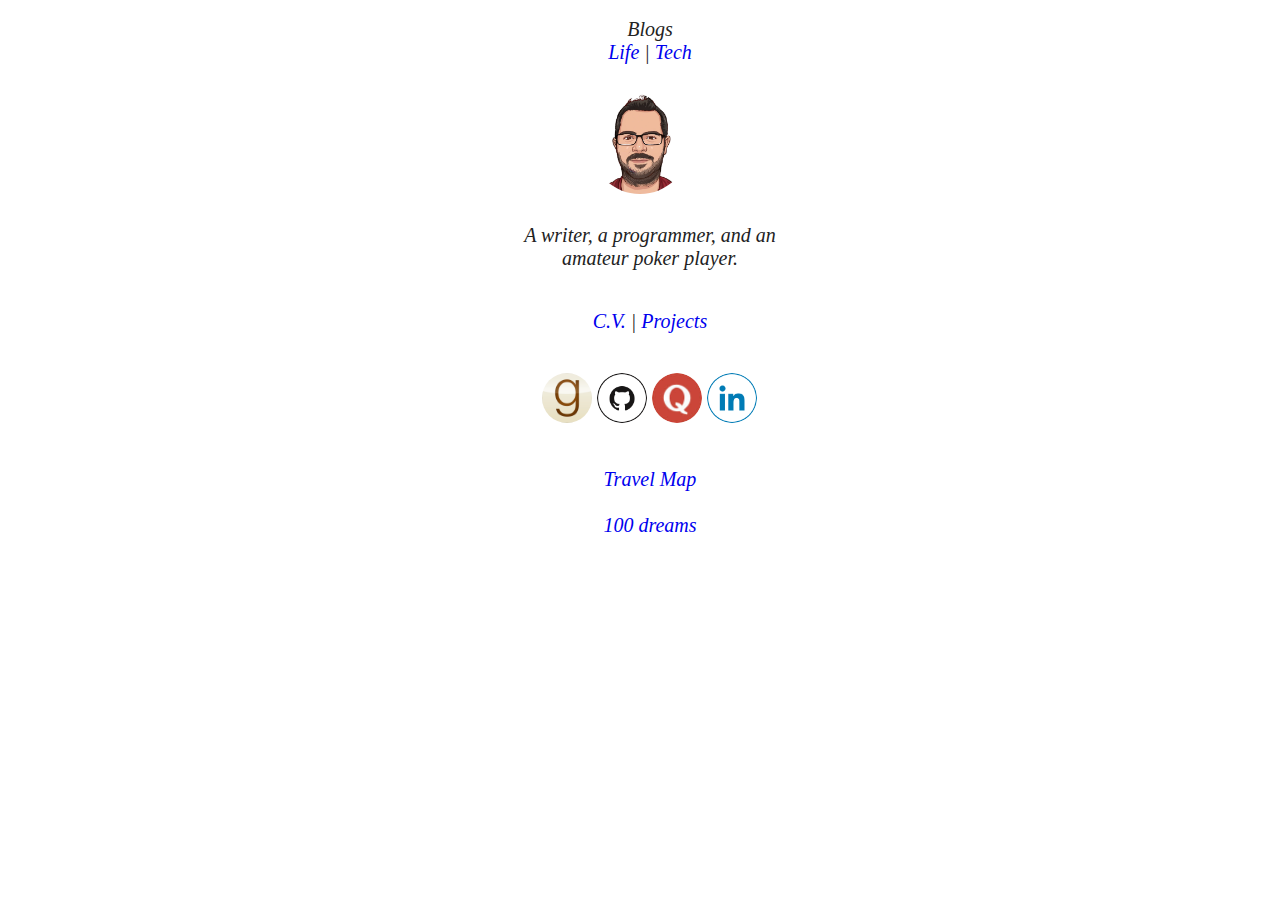
<file: index.html>
<html>
<head>
	<title> Saheb Motiani </title>
	<style type="text/css">
		a {
			text-decoration: none;
		}
		h3
		{
			color:#666;
			font-weight:normal;
			text-align:center;
			font-family:sans-serif;
			margin-top:5%
		}
		p
		{
			padding:10px 10px 10px 10px;
			margin-left:40%;
			color:#222;
			font-weight:high;
			font-size:20px;
			text-align:center;
			font-style:italic;
			font-family:"Georgia";	
			width:20%;
		}

		.circle
		{
			border-radius:50% 50% 50% 50%;  
			width:100px;
			height:100px;
		}
		.smallcircle
		{
			border-radius:50px;
			-webkit-border-radius: 50px;  
			width:50px;
			height:50px;
		}	
		.image-social
		{
			text-decoration: none;
			color: #FFFFFF;
		}	
	</style>
</head>
<body>
	<script type="text/javascript" src="https://cdnjs.cloudflare.com/ajax/libs/jquery/2.2.0/jquery.min.js"> </script>
	<p> Blogs <br>
		<a href="https://medium.com/sam-the-learner" target=new>Life</a>
		| <a href="https://medium.com/code-and-words" target=new>Tech</a>  </p>
		<p style="padding:0px 0px 0px 0px"><img src="saheb23.jpg" class="circle"/></p>
		<p>A writer, a programmer, and an amateur poker player. </p>
		<p> 
			<a href="https://drive.google.com/file/d/1bZrAq03Up7hgzt31WFR59Q5_Kc11kQJJ/view?usp=drive_link" target=new>C.V.</a>
			| <a href="projects.html" target=new>Projects</a>
		</p>

		<p>	
			<a class="image-social" href="https://www.goodreads.com/saheb" target="_blank">
				<img class="smallcircle" src="goodreads.png"></img>
			</a>
			<a class="image-social" href="https://github.com/saheb" target="_blank">
				<img class="smallcircle" src="github.png"></img>
			</a>
			<a class="image-social" href="https://www.quora.com/Saheb-Motiani" target="_blank">
				<img class="smallcircle" src="quora.jpg"></img>
			</a>
			<a class="image-social" href="https://in.linkedin.com/in/sahebmotiani" target="_blank">
				<img class="smallcircle" src="linkedin.png"></img>
			</a>
		</p>
		<p>
			<a href="placesTravelledMap.html" target=new>Travel Map</a>
			<br> <br>
			<a href="100dreams.html" target="new"> 100 dreams </a> 
		</p>
		<br> <br>
	</body>
	</html>
</file>
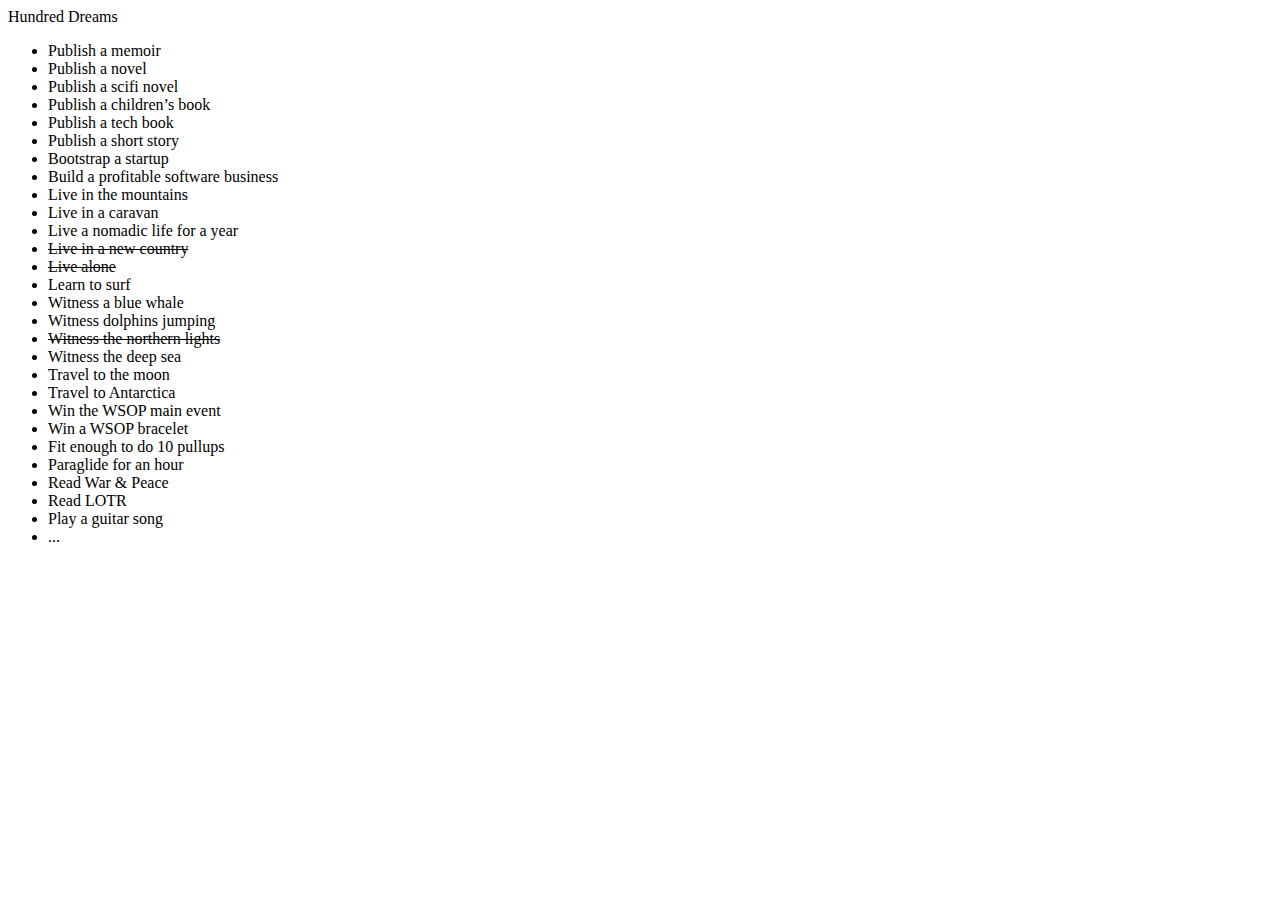
<file: 100dreams.html>
<!DOCTYPE html>
<html>
<head>
	<title>100 dreams</title>
</head>
<body>
	Hundred Dreams
	<ul>
		<li> Publish a memoir
		<li> Publish a novel
		<li> Publish a scifi novel
		<li> Publish a children’s book
		<li> Publish a tech book
		<li> Publish a short story
		<li> Bootstrap a startup
		<li> Build a profitable software business
		<li> Live in the mountains
		<li> Live in a caravan
		<li> Live a nomadic life for a year
		<li> <s> Live in a new country </s>
		<li> <s> Live alone </s>
		<li> Learn to surf	
		<li> Witness a blue whale
		<li> Witness dolphins jumping
		<li> <s> Witness the northern lights </s>
		<li> Witness the deep sea
		<li> Travel to the moon
		<li> Travel to Antarctica
		<li> Win the WSOP main event
		<li> Win a WSOP bracelet
		<li> Fit enough to do 10 pullups
		<li> Paraglide for an hour
		<li> Read War & Peace
		<li> Read LOTR
		<li> Play a guitar song
		<li> ...
</body>
</html>
</file>
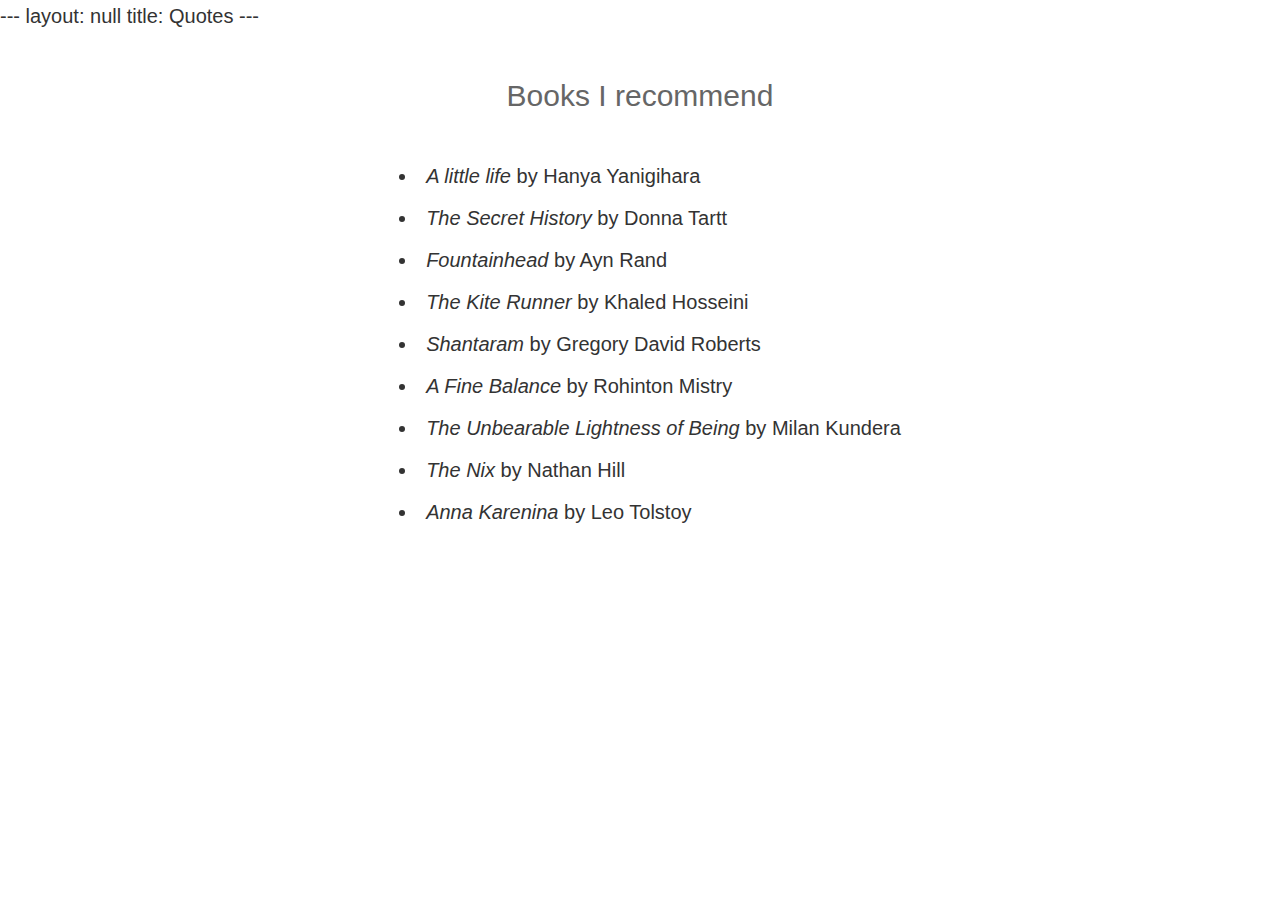
<file: books.html>
---
layout: null
title: Quotes
---
<!DOCTYPE html>
<html>

<head>
    <meta charset="utf-8">
    <meta name="viewport" content="width=device-width, initial-scale=1.0">
    <title>Books I recommend</title>
    <link rel="icon" type="image/png" href="/saheb-circle.png">
    <link rel="stylesheet" type="text/css" href="/style.css">
</head>

<body>
    <div class="container text-center">
        <h2>Books I recommend</h2>
        <ul style="list-style-position: inside; display: inline-block; text-align: left;">
            <li>
                <i>A little life</i> by Hanya Yanigihara
            </li>
            <li>
                <i>The Secret History</i> by Donna Tartt
            </li>
            <li>
                <i>Fountainhead</i> by Ayn Rand
            </li>
            <li>
                <i>The Kite Runner</i> by Khaled Hosseini
            </li>
            <li>
                <i> Shantaram </i> by Gregory David Roberts
            </li>
            <li>
                <i> A Fine Balance </i> by Rohinton Mistry
            </li>
            <li>
                <i> The Unbearable Lightness of Being</i> by Milan Kundera
            </li>
            <li>
                <i> The Nix </i> by Nathan Hill
            </li>
            <li>
                <i> Anna Karenina </i> by Leo Tolstoy
            </li>
        </ul>
    </div>
</body>

</html>
</file>
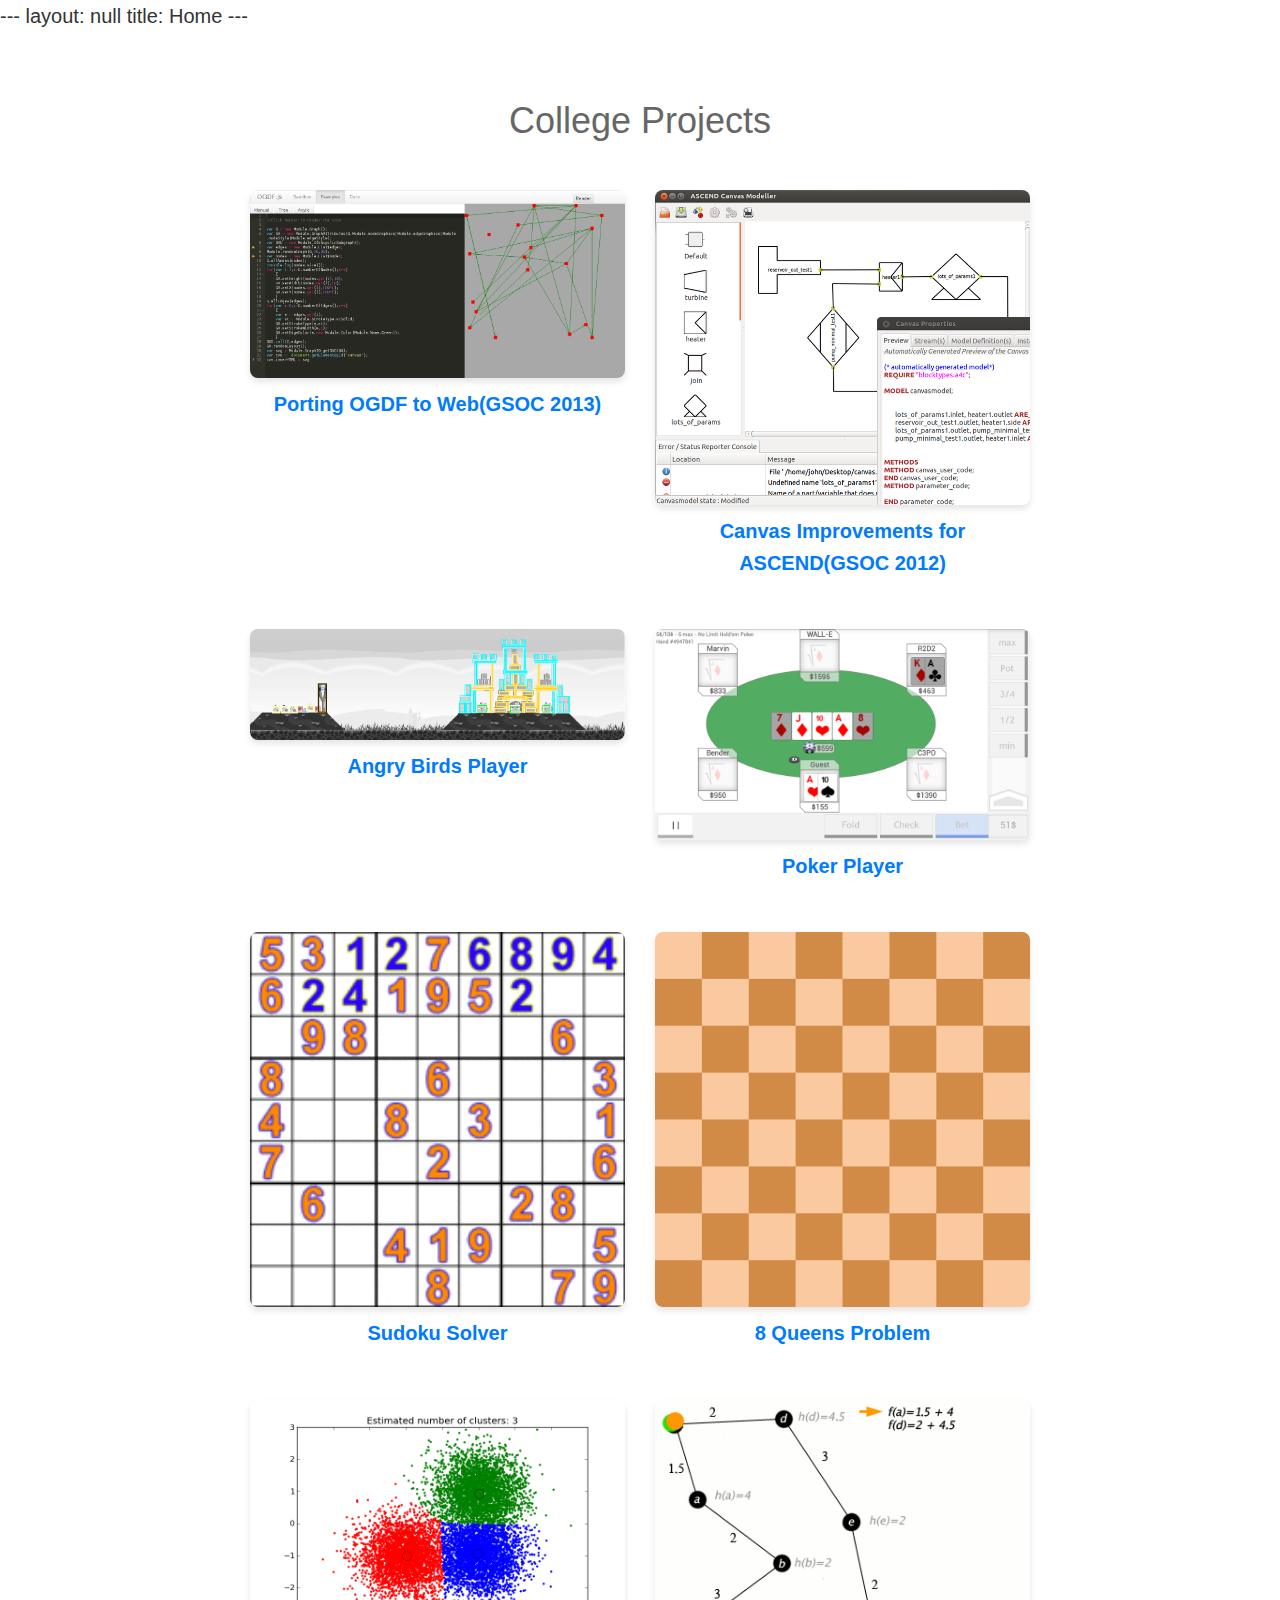
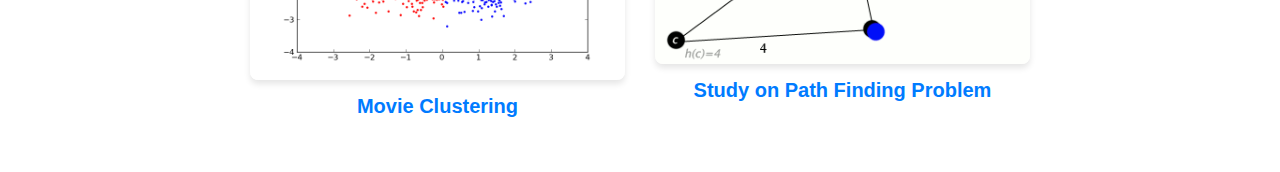
<file: college_projects.html>
---
layout: null
title: Home
---
<!DOCTYPE html>
<html>

<head>
	<meta charset="utf-8">
	<meta name="viewport" content="width=device-width, initial-scale=1.0">
	<title>College Projects</title>
	<link rel="icon" type="image/png" href="/saheb-circle.png">
	<link rel="stylesheet" type="text/css" href="/style.css">
	<style type="text/css">
		h1 {
			color: #666;
			font-weight: normal;
			text-align: center;
			font-size: 36px;
			/* Reduced from 50px for mobile safety */
			font-family: sans-serif;
			margin-top: 5%;
			margin-bottom: 30px;
		}
	</style>
</head>

<body>
	<div class="container">
		<h1> College Projects </h1>

		<div class="project-grid">
			<div class="project-item">
				<img src="/ogdf.png" class="project-image" alt="OGDF">
				<a href="http://www.ogdf.net/doku.php/news#november_19th_2013google_summer_of_code_has_finished"
					target="_blank" class="project-title"> Porting OGDF to Web(GSOC 2013) </a>
			</div>

			<div class="project-item">
				<img src="/ascend.png" class="project-image" alt="ASCEND">
				<a href="http://ascend4.org/User:Saheb" target="_blank" class="project-title">Canvas Improvements for
					ASCEND(GSOC 2012) </a>
			</div>

			<div class="project-item">
				<img src="/aibirds.png" class="project-image" alt="Angry Birds">
				<a href="https://aibirds.org/2013-Papers/Team-Descriptions/sbirds.pdf" target="_blank"
					class="project-title"> Angry Birds Player </a>
			</div>

			<div class="project-item">
				<img src="/poker_bot.png" class="project-image" alt="Poker Bot">
				<a href="https://github.com/Saheb/PokerBot" target="_blank" class="project-title">Poker Player </a>
			</div>

			<div class="project-item">
				<img src="/sudoku.gif" class="project-image" alt="Sudoku">
				<a href="https://github.com/Saheb/Sudoku-Solver" target="_blank" class="project-title"> Sudoku Solver
				</a>
			</div>

			<div class="project-item">
				<img src="/8queens.gif" class="project-image" alt="8 Queens">
				<a href="https://github.com/Saheb/Chess-Queens" target="_blank" class="project-title"> 8 Queens Problem
				</a>
			</div>

			<div class="project-item">
				<img src="/clustering.png" class="project-image" alt="Clustering">
				<a href="Movie Clustering.pdf" target="_blank" class="project-title"> Movie Clustering </a>
			</div>

			<div class="project-item">
				<img src="/astar.gif" class="project-image" alt="Path Finding">
				<a href="PathFindingProblem.pdf" target="_blank" class="project-title">Study on Path Finding Problem</a>
			</div>
		</div>
	</div>
</body>

</html>
</file>
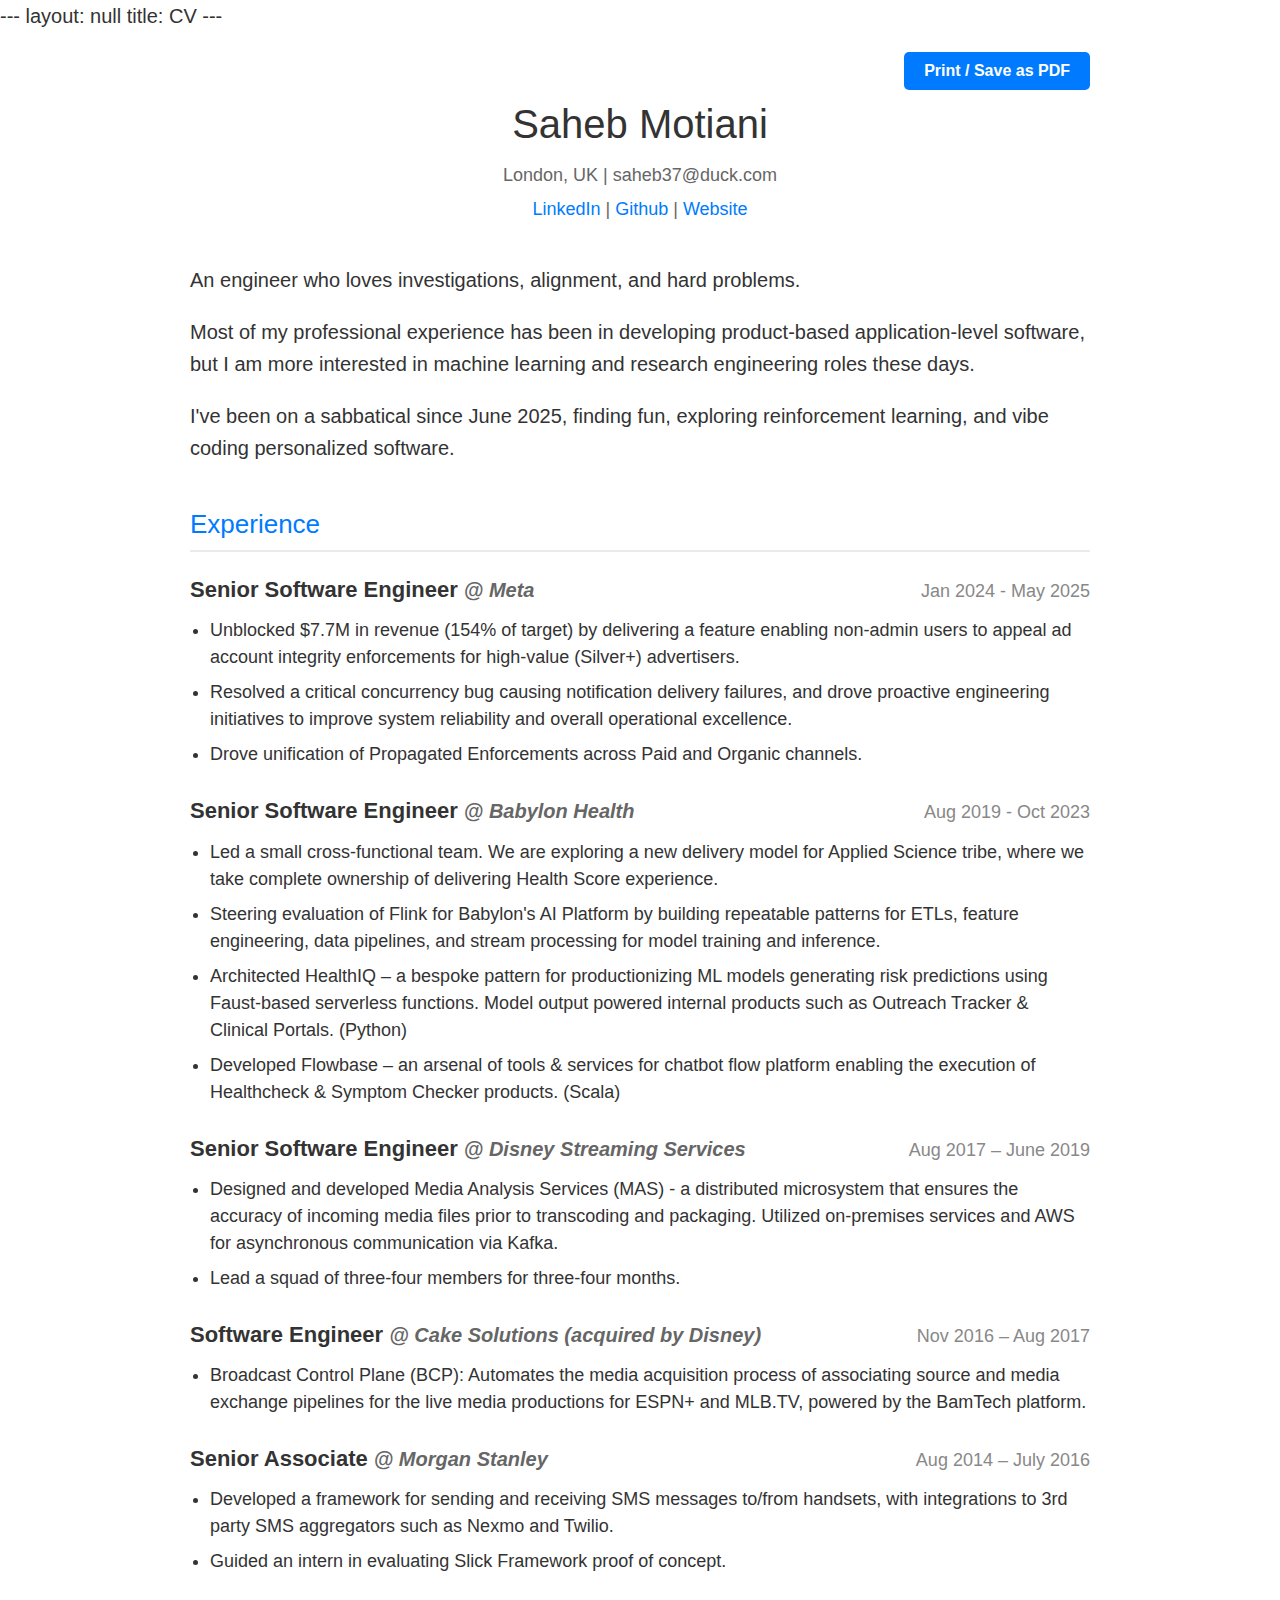
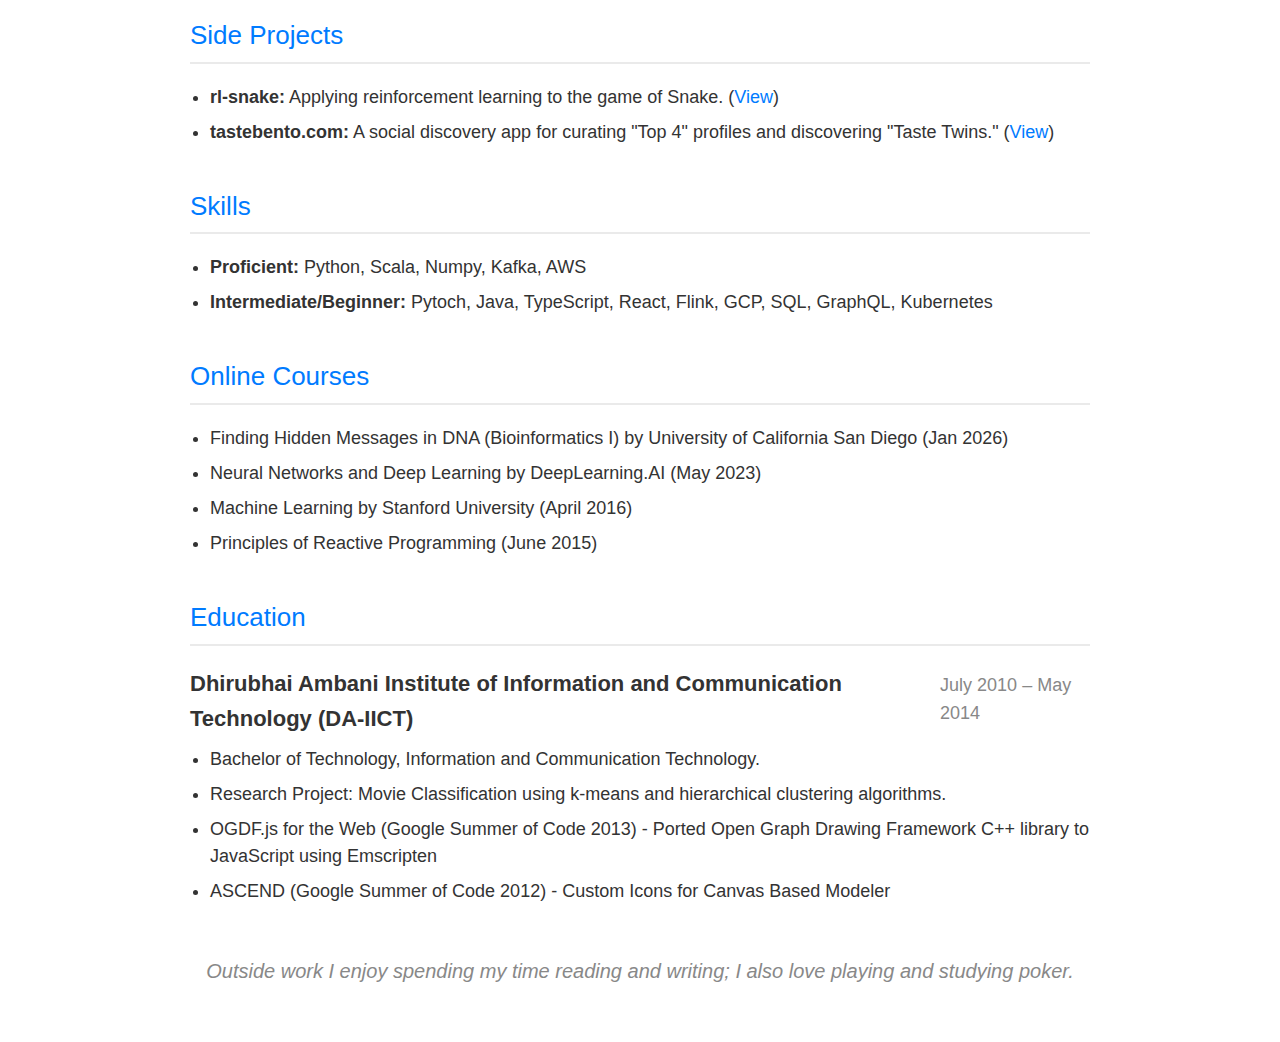
<file: cv.html>
---
layout: null
title: CV
---
<!DOCTYPE html>
<html>

<head>
    <meta charset="utf-8">
    <meta name="viewport" content="width=device-width, initial-scale=1.0">
    <title>Saheb Motiani - CV</title>
    <link rel="icon" type="image/png" href="/saheb-circle.png">
    <link rel="stylesheet" type="text/css" href="/style.css">
    <style>
        /* Specific styles for Resume */
        .resume-container {
            max-width: 900px;
            margin: 0 auto;
            text-align: left;
            padding: 40px 20px;
            position: relative;
            /* Base for absolute positioning */
        }

        .resume-header {
            text-align: center;
            margin-bottom: 40px;
        }

        .resume-header h1 {
            margin-bottom: 5px;
            color: #333;
        }

        .resume-header p {
            margin: 5px 0;
            color: #666;
            font-size: 18px;
        }

        .resume-section {
            margin-bottom: 40px;
        }

        .resume-section h2 {
            font-size: 26px;
            color: #007bff;
            border-bottom: 2px solid #eaeaea;
            padding-bottom: 5px;
            margin-bottom: 20px;
            text-align: left;
            margin-top: 0;
        }

        .job {
            margin-bottom: 25px;
        }

        .job-header {
            display: flex;
            justify-content: space-between;
            align-items: baseline;
            margin-bottom: 10px;
        }

        .job-title {
            font-weight: bold;
            font-size: 22px;
            color: #333;
            margin: 0;
        }

        .job-company {
            font-size: 20px;
            color: #666;
            font-style: italic;
        }

        .job-date {
            font-size: 18px;
            color: #888;
        }

        .resume-list {
            list-style-position: outside;
            padding-left: 20px;
            margin: 0;
        }

        .resume-list li {
            margin-bottom: 8px;
            font-size: 18px;
            line-height: 1.5;
        }

        .resume-intro {
            font-size: 20px;
            line-height: 1.6;
            margin-bottom: 40px;
        }

        /* Mobile adjust */
        @media (max-width: 768px) {
            .job-header {
                flex-direction: column;
            }

            .job-date {
                margin-top: 5px;
            }
        }

        .download-btn {
            display: inline-block;
            position: absolute;
            top: 20px;
            right: 20px;
            padding: 10px 20px;
            background-color: #007bff;
            color: white;
            text-decoration: none;
            border-radius: 5px;
            font-weight: bold;
            font-size: 16px;
            transition: background-color 0.2s;
            cursor: pointer;
            border: none;
        }

        .download-btn:hover {
            background-color: #0056b3;
            color: white;
        }

        /* Print-specific Styles */
        @media print {
            @page {
                margin: 1cm;
                size: portrait;
            }

            body {
                background: white !important;
                margin: 0;
                padding: 0;
            }

            .resume-container {
                max-width: 100% !important;
                padding: 0 !important;
                margin: 0 !important;
                box-shadow: none !important;
            }

            .download-btn {
                display: none !important;
                /* Hide button only during print */
            }

            .resume-section h2 {
                border-bottom: 2px solid #333 !important;
                color: #000 !important;
                -webkit-print-color-adjust: exact;
                print-color-adjust: exact;
            }

            .job-title {
                color: #000 !important;
            }

            a {
                text-decoration: underline !important;
                color: #007bff !important;
                -webkit-print-color-adjust: exact;
                print-color-adjust: exact;
            }

            .resume-header h1 {
                color: #000 !important;
            }
        }
    </style>
</head>

<body>
    <div class="container resume-container">
        <div class="resume-header">
            <h1>Saheb Motiani</h1>
            <p>London, UK | saheb37@duck.com</p>
            <p><a href="https://linkedin.com/in/sahebmotiani" target="_blank">LinkedIn</a> | <a
                    href="https://github.com/saheb" target="_blank">Github</a> | <a href="/"
                    target="_parent">Website</a></p>
            <button onclick="window.print()" class="download-btn">Print / Save as PDF</button>
        </div>

        <div class="resume-intro">
            <p>An engineer who loves investigations, alignment, and hard problems.</p>
            <p>Most of my professional experience has been in developing product-based application-level software, but I
                am more interested in machine learning and research engineering roles these days.</p>
            <p>I've been on a sabbatical since June 2025, finding fun, exploring reinforcement learning, and vibe coding
                personalized software.</p>
        </div>

        <div class="resume-section">
            <h2>Experience</h2>

            <div class="job">
                <div class="job-header">
                    <h3 class="job-title">Senior Software Engineer <span class="job-company">@ Meta </span>
                    </h3>
                    <span class="job-date">Jan 2024 - May 2025</span>
                </div>
                <ul class="resume-list">
                    <li>Unblocked $7.7M in revenue (154% of target) by delivering a feature enabling non-admin users to
                        appeal ad account integrity enforcements for high-value (Silver+) advertisers.</li>
                    <li>Resolved a critical concurrency bug causing notification delivery failures, and drove proactive
                        engineering initiatives to improve system reliability and overall operational excellence.</li>
                    <li>Drove unification of Propagated Enforcements across Paid and Organic channels. </li>
                </ul>
            </div>

            <div class="job">
                <div class="job-header">
                    <h3 class="job-title">Senior Software Engineer <span class="job-company">@ Babylon Health</span>
                    </h3>
                    <span class="job-date">Aug 2019 - Oct 2023</span>
                </div>
                <ul class="resume-list">
                    <li>Led a small cross-functional team. We are exploring a new delivery model for Applied Science
                        tribe, where we take complete ownership of delivering Health Score experience.</li>
                    <li>Steering evaluation of Flink for Babylon's AI Platform by building repeatable patterns for ETLs,
                        feature engineering, data pipelines, and stream processing for model training and inference.
                    </li>
                    <li>Architected HealthIQ – a bespoke pattern for productionizing ML models generating risk
                        predictions using Faust-based serverless functions. Model output powered internal products such
                        as Outreach Tracker & Clinical Portals. (Python)</li>
                    <li>Developed Flowbase – an arsenal of tools & services for chatbot flow platform enabling the
                        execution of Healthcheck & Symptom Checker products. (Scala)</li>
                </ul>
            </div>

            <div class="job">
                <div class="job-header">
                    <h3 class="job-title">Senior Software Engineer <span class="job-company">@ Disney Streaming
                            Services</span></h3>
                    <span class="job-date">Aug 2017 – June 2019</span>
                </div>
                <ul class="resume-list">
                    <li>Designed and developed Media Analysis Services (MAS) - a distributed microsystem that ensures
                        the accuracy of incoming media files prior to transcoding and packaging. Utilized on-premises
                        services and AWS for asynchronous communication via Kafka.</li>
                    <li>Lead a squad of three-four members for three-four months.</li>
                </ul>
            </div>

            <div class="job">
                <div class="job-header">
                    <h3 class="job-title">Software Engineer <span class="job-company">@ Cake Solutions (acquired by
                            Disney)</span></h3>
                    <span class="job-date">Nov 2016 – Aug 2017</span>
                </div>
                <ul class="resume-list">
                    <li>Broadcast Control Plane (BCP): Automates the media acquisition process of associating source and
                        media exchange pipelines for the live media productions for ESPN+ and MLB.TV, powered by the
                        BamTech platform.</li>
                </ul>
            </div>

            <div class="job">
                <div class="job-header">
                    <h3 class="job-title">Senior Associate <span class="job-company">@ Morgan Stanley</span></h3>
                    <span class="job-date">Aug 2014 – July 2016</span>
                </div>
                <ul class="resume-list">
                    <li>Developed a framework for sending and receiving SMS messages to/from handsets, with integrations
                        to 3rd party SMS aggregators such as Nexmo and Twilio.</li>
                    <li>Guided an intern in evaluating Slick Framework proof of concept.</li>
                </ul>
            </div>
        </div>

        <div class="resume-section">
            <h2>Side Projects</h2>
            <ul class="resume-list">
                <li><strong>rl-snake:</strong> Applying reinforcement learning to the game of Snake. (<a
                        href="https://saheb.github.io/rl-snake/"
                        style="text-decoration: none; color: #007bff;">View</a>)</li>
                <li><strong>tastebento.com:</strong> A social discovery app for curating "Top 4" profiles and
                    discovering "Taste Twins." (<a href="https://tastebento.com"
                        style="text-decoration: none; color: #007bff;">View</a>)</li>
            </ul>
        </div>

        <div class="resume-section">
            <h2>Skills</h2>
            <ul class="resume-list">
                <li><strong>Proficient:</strong> Python, Scala, Numpy, Kafka, AWS</li>
                <li><strong>Intermediate/Beginner:</strong> Pytoch, Java, TypeScript, React, Flink, GCP, SQL, GraphQL,
                    Kubernetes</li>
            </ul>
        </div>

        <div class="resume-section">
            <h2>Online Courses</h2>
            <ul class="resume-list">
                <li>Finding Hidden Messages in DNA (Bioinformatics I) by University of California San Diego (Jan
                    2026)</li>
                <li>Neural Networks and Deep Learning</strong> by DeepLearning.AI (May 2023)</li>
                <li>Machine Learning</strong> by Stanford University (April 2016)</li>
                <li>Principles of Reactive Programming</strong> (June 2015)</li>
            </ul>
        </div>

        <div class="resume-section">
            <h2>Education</h2>
            <div class="job">
                <div class="job-header">
                    <h3 class="job-title">Dhirubhai Ambani Institute of Information and Communication Technology
                        (DA-IICT)</h3>
                    <span class="job-date">July 2010 – May 2014</span>
                </div>
                <ul class="resume-list">
                    <li>Bachelor of Technology, Information and Communication Technology.</li>
                    <li>Research Project:</strong> Movie Classification using k-means and hierarchical
                        clustering algorithms.</li>
                    <li>OGDF.js for the Web (Google Summer of Code 2013)</strong> - Ported Open Graph Drawing
                        Framework C++ library to JavaScript using Emscripten</li>
                    <li>ASCEND (Google Summer of Code 2012)</strong> - Custom Icons for Canvas Based Modeler
                    </li>
                </ul>
            </div>
        </div>

        <p style="text-align: center; color: #888; font-style: italic; margin-top: 50px;">
            Outside work I enjoy spending my time reading and writing; I also love playing and studying poker.
        </p>

    </div>
</body>

</html>
</file>
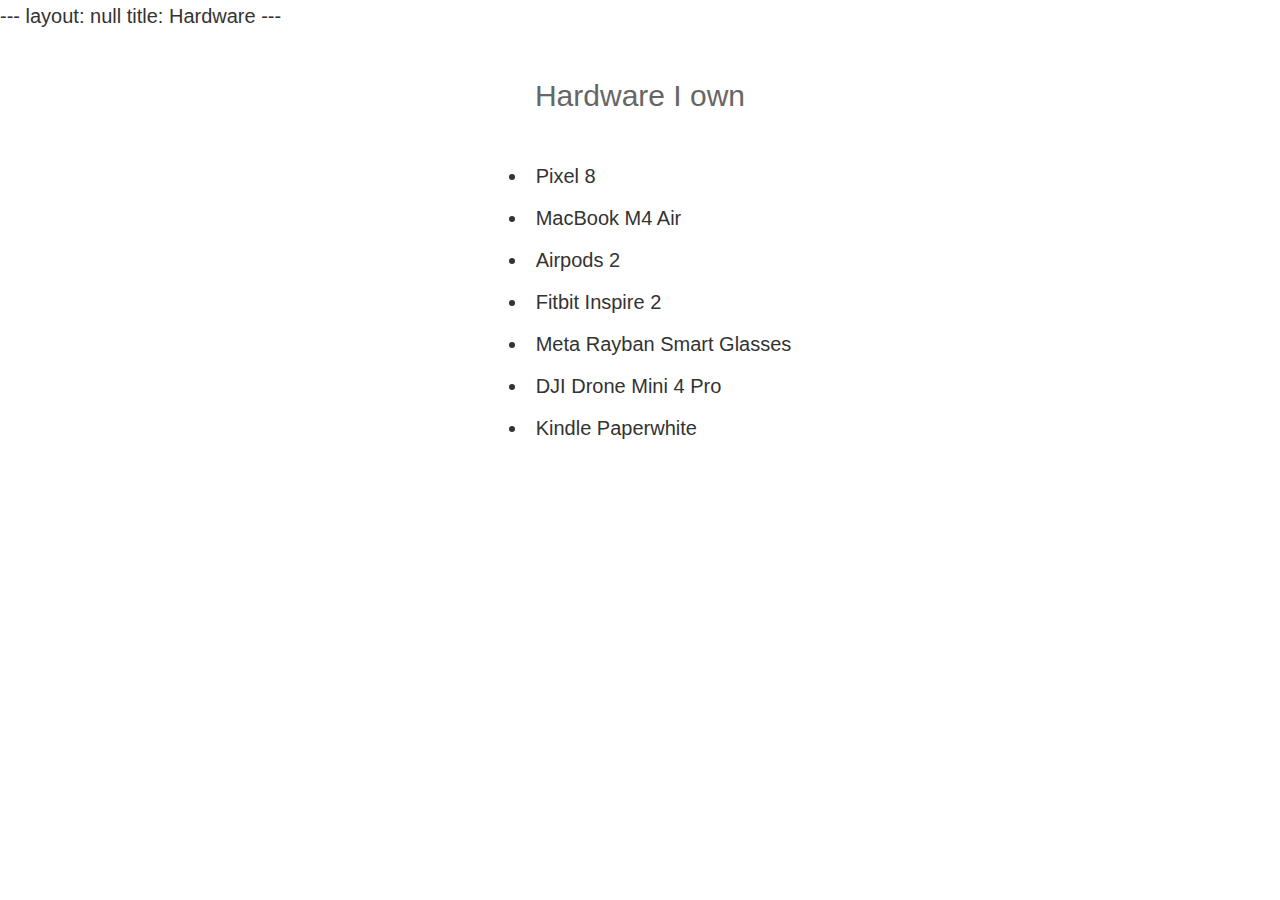
<file: hardware.html>
---
layout: null
title: Hardware
---
<!DOCTYPE html>
<html>

<head>
    <meta charset="utf-8">
    <meta name="viewport" content="width=device-width, initial-scale=1.0">
    <title>Hardware I own</title>
    <link rel="icon" type="image/png" href="/saheb-circle.png">
    <link rel="stylesheet" type="text/css" href="style.css">
</head>

<body>
    <div class="container text-center">
        <h2>Hardware I own</h2>
        <ul style="list-style-position: inside; display: inline-block; text-align: left;">
            <li>Pixel 8 </li>
            <li>MacBook M4 Air </li>
            <li>Airpods 2</li>
            <li>Fitbit Inspire 2</li>
            <li>Meta Rayban Smart Glasses</li>
            <li>DJI Drone Mini 4 Pro </li>
            <li>Kindle Paperwhite</li>
        </ul>
    </div>
</body>

</html>
</file>
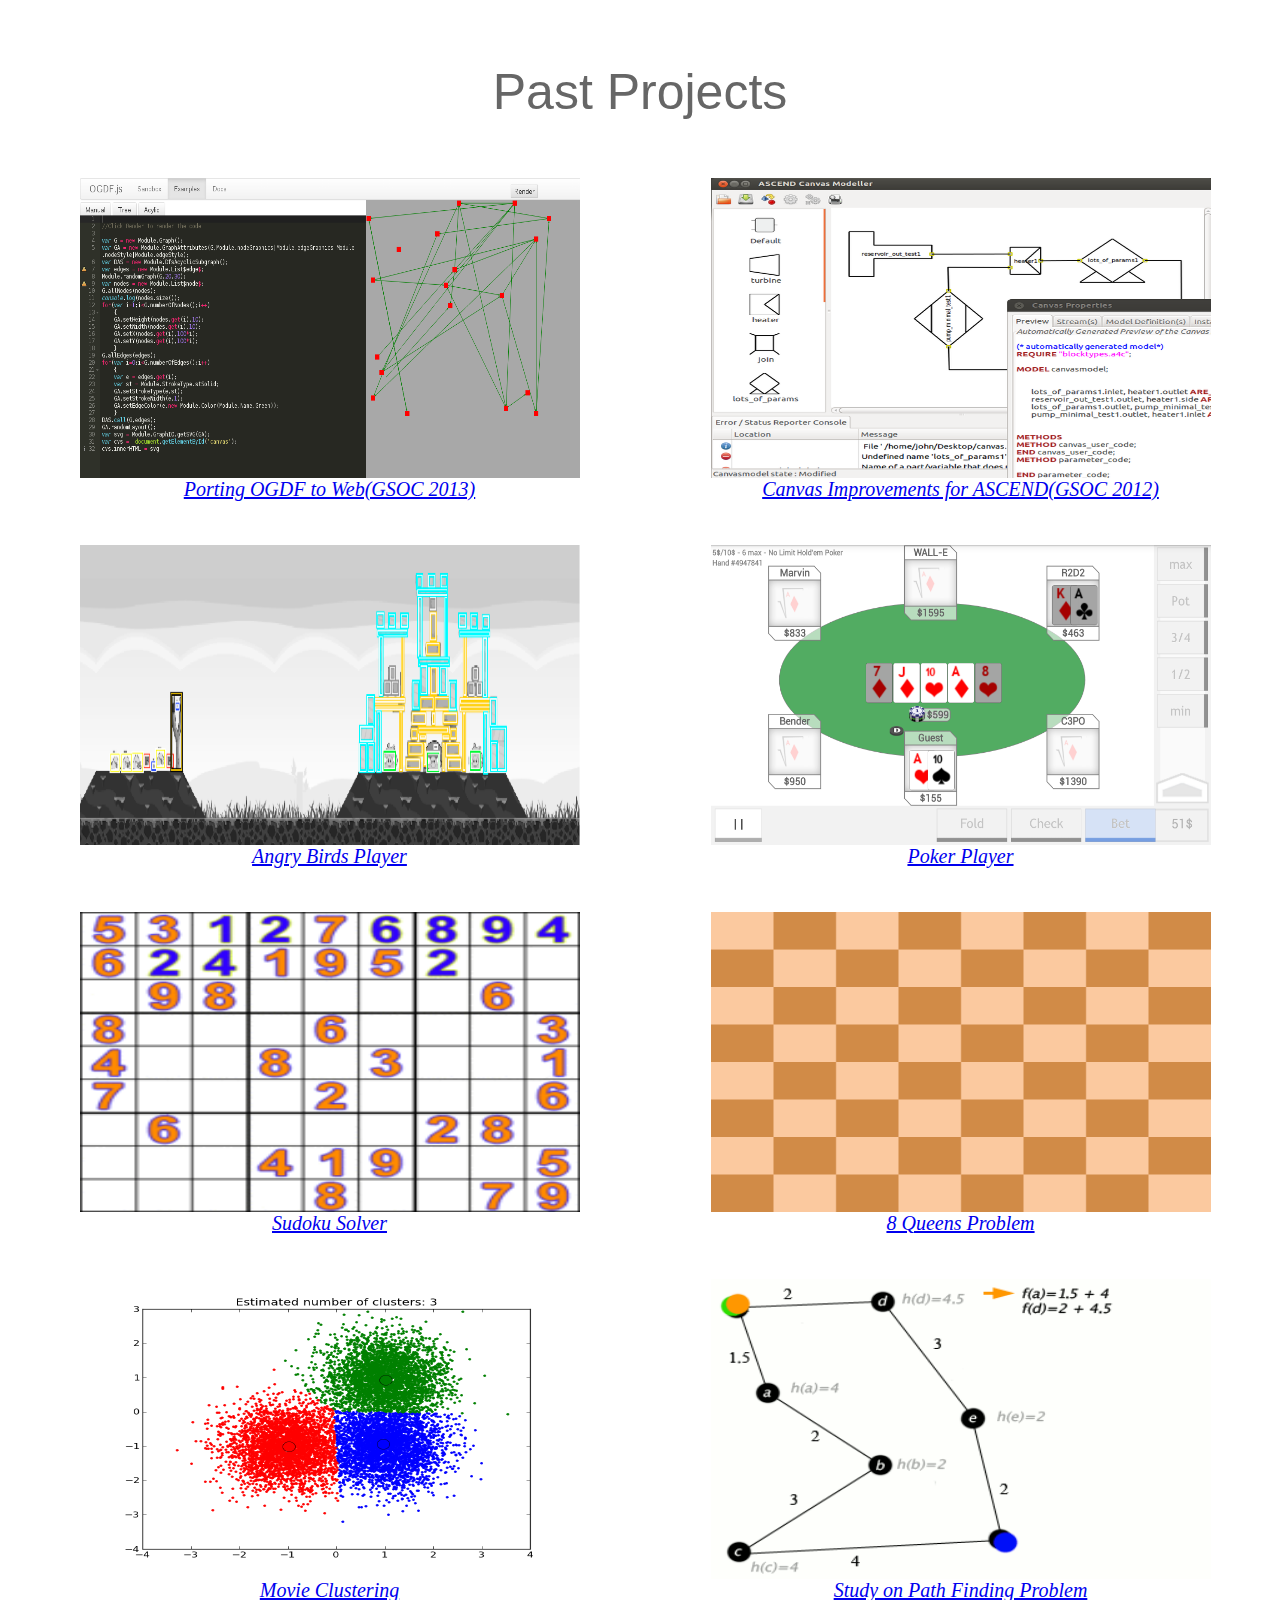
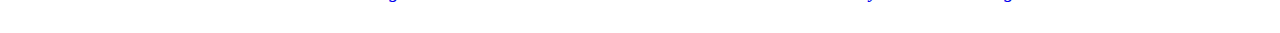
<file: projects.html>
<html>
<head><title>Projects</title></head>
<style type="text/css">
 h1
	{
	color:#666;
	font-weight:normal;
	text-align:center;
	font-size:50px;
	font-family:sans-serif;
	margin-top:5%
	}
p
	{
	padding:20px 10px 20px 20px;
	margin:auto;
	color:#222;
	font-weight:high;
	font-size:20px;
	text-align:left;
	font-style:italic;
	font-family:"Georgia";
	text-align:center;	
    }

</style>
<h1> Past Projects </h1>
<table width="100%">

	<tr>
		<td>
		<p> 
		<img src="ogdf.png" width="500px" height="300px"> <br>
		<a href="http://www.ogdf.net/doku.php/news#november_19th_2013google_summer_of_code_has_finished" target="_blank"> Porting OGDF to Web(GSOC 2013) </a></p>

		</td>
		<td>
		<p> 
		<img src="ascend.png" width="500px" height="300px"> <br>
		<a href="http://ascend4.org/User:Saheb" target="_blank">Canvas Improvements for ASCEND(GSOC 2012) </a></p>
		</td>
	</tr>

	<tr>
		<td>
		<p>
		<img src="aibirds.png" width="500px" height="300px"> <br>
		<a href="https://aibirds.org/2013-Papers/Team-Descriptions/sbirds.pdf" target="_blank"> Angry Birds Player </a></p>
		</td>
		<td>
		<p> 
		<img src="poker_bot.png" width="500px" height="300px"> <br>
		<a href="https://github.com/Saheb/PokerBot" target="_blank">Poker Player </a></p>
		</td>
	</tr>

	<tr>
		<td>
		<p>
		<img src="sudoku.gif" width="500px" height="300px"> <br>
		<a href="https://github.com/Saheb/Sudoku-Solver" target="_blank"> Sudoku Solver </a></p>

		</td>
		<td>
		<p> 
		<img src="8queens.gif" width="500px" height="300px"> <br>
		<a href="https://github.com/Saheb/Chess-Queens" target="_blank"> 8 Queens Problem </p>
		</td>
	</tr>

	<tr>
		<td>
		<p> 
			<img src="clustering.png" width="500px" height="300px"> <br>
			<a href="Movie Clustering.pdf" target="_blank"> Movie Clustering </a>  </p>

		</td>
		<td>
		<p> 
		<img src="astar.gif" width="500px" height="300px"> <br>
		<a href="PathFindingProblem.pdf" target="_blank">Study on Path Finding Problem</a> </p>
		</td>
	</tr>


</table>

</html>
</file>
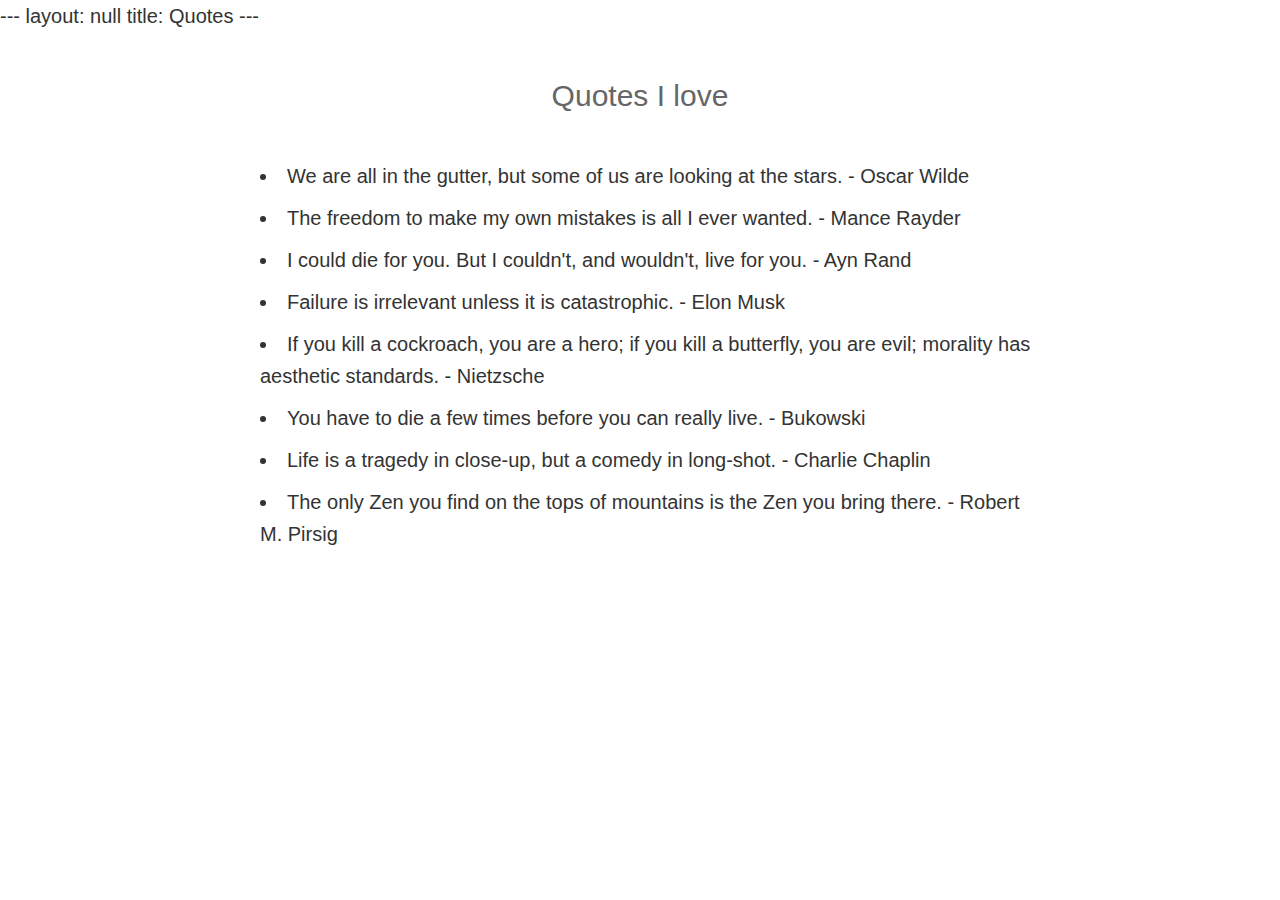
<file: quotes.html>
---
layout: null
title: Quotes
---
<!DOCTYPE html>
<html>

<head>
    <meta charset="utf-8">
    <meta name="viewport" content="width=device-width, initial-scale=1.0">
    <title>Quotes I love</title>
    <link rel="icon" type="image/png" href="/saheb-circle.png">
    <link rel="stylesheet" type="text/css" href="/style.css">
</head>

<body>
    <div class="container text-center">
        <h2>Quotes I love</h2>
        <ul style="list-style-position: inside; display: inline-block; text-align: left;">
            <li>
                We are all in the gutter, but some of us are looking at the stars. - Oscar Wilde
            </li>
            <li>
                The freedom to make my own mistakes is all I ever wanted. - Mance Rayder
            </li>
            <li>
                I could die for you. But I couldn't, and wouldn't, live for you. - Ayn Rand
            </li>
            <li>
                Failure is irrelevant unless it is catastrophic. - Elon Musk
            </li>
            <li>
                If you kill a cockroach, you are a hero; if you kill a butterfly, you are evil; morality has aesthetic
                standards. - Nietzsche
            </li>
            <li>
                You have to die a few times before you can really live. - Bukowski
            </li>
            <li>
                Life is a tragedy in close-up, but a comedy in long-shot. - Charlie Chaplin
            </li>
            <li>
                The only Zen you find on the tops of mountains is the Zen you bring there. - Robert M. Pirsig
            </li>
        </ul>
    </div>
</body>

</html>
</file>
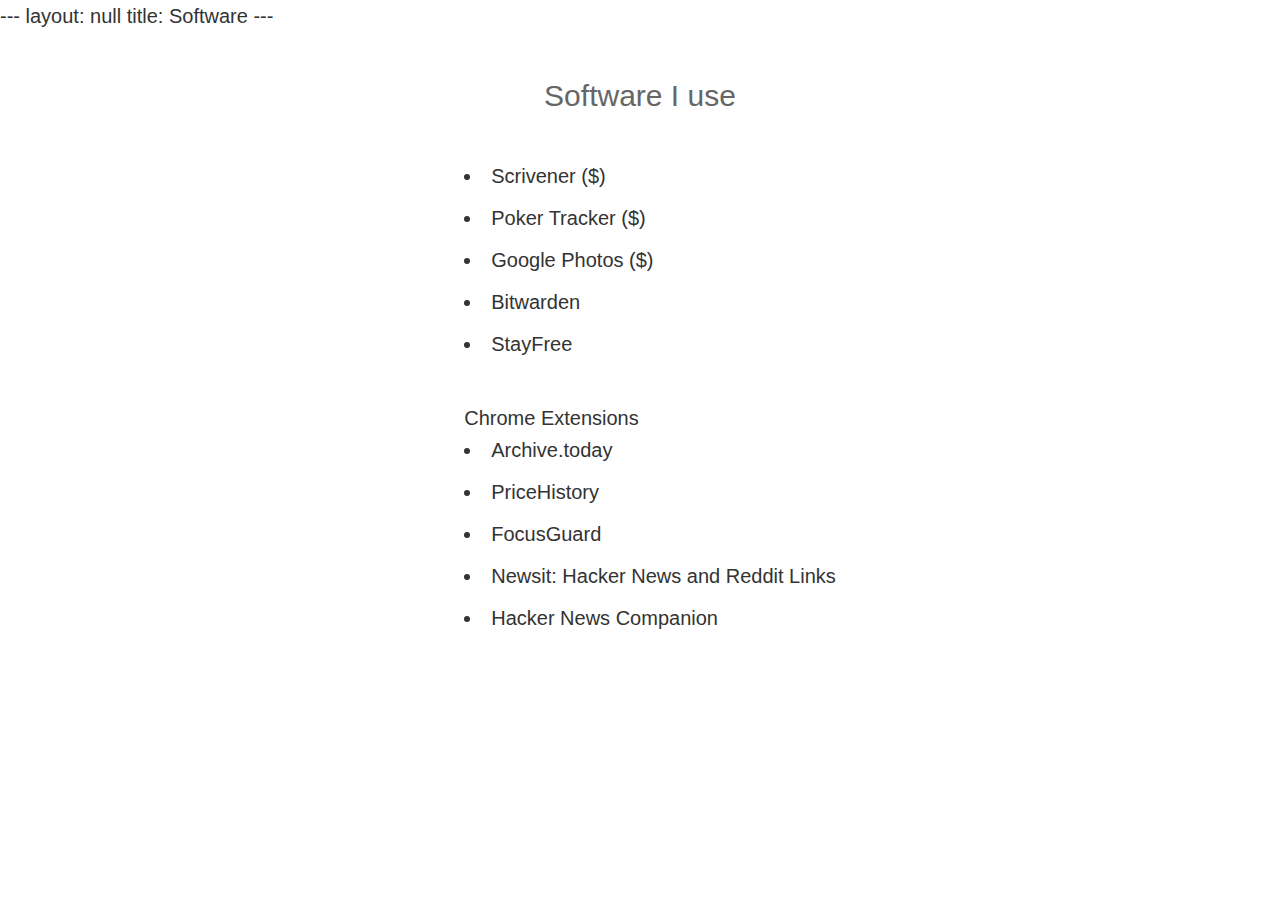
<file: software.html>
---
layout: null
title: Software
---
<!DOCTYPE html>
<html>

<head>
    <meta charset="utf-8">
    <meta name="viewport" content="width=device-width, initial-scale=1.0">
    <title>Software I use</title>
    <link rel="icon" type="image/png" href="/saheb-circle.png">
    <link rel="stylesheet" type="text/css" href="/style.css">
</head>

<body>
    <div class="container text-center">
        <h2>Software I use</h2>
        <ul style="list-style-position: inside; display: inline-block; text-align: left;">
            <li>Scrivener ($)</li>
            <li>Poker Tracker ($)</li>
            <li>Google Photos ($)</li>
            <li>Bitwarden</li>
            <li>StayFree</li>
            <br>Chrome Extensions
            <li>Archive.today</li>
            <li>PriceHistory</li>
            <li>FocusGuard</li>
            <li>Newsit: Hacker News and Reddit Links</li>
            <li>Hacker News Companion</li>
        </ul>
    </div>
</body>

</html>
</file>
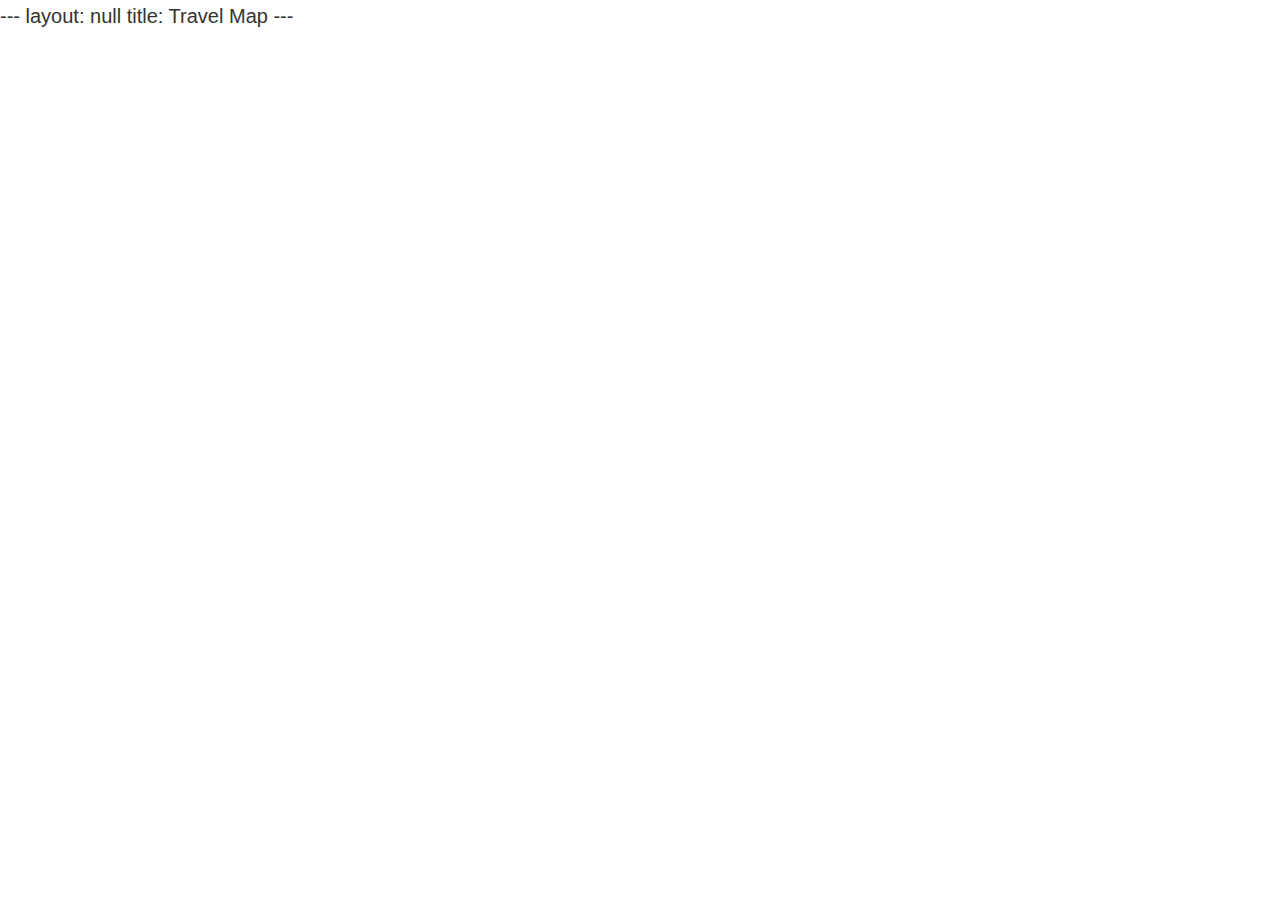
<file: travelMap.html>
---
layout: null
title: Travel Map
---
<!DOCTYPE html>
<html>

<head>
  <meta charset="utf-8">
  <meta name="viewport" content="width=device-width, initial-scale=1.0">
  <title>Travel Map</title>
  <link rel="icon" type="image/png" href="/saheb-circle.png">
  <link rel="stylesheet" type="text/css" href="/style.css">
  <style>
    .map-container {
      position: relative;
      width: 100%;
      height: 85vh;
      /* Take up most of the screen height on all devices */
    }

    .map-container iframe {
      position: absolute;
      top: 0;
      left: 0;
      width: 100%;
      height: 100%;
      border: 0;
    }
  </style>
</head>

<body>
  <div class="container" style="max-width: 100%; padding: 0;">
    <div class="map-container">
      <iframe src="https://www.google.com/maps/d/embed?mid=1DT7gZpE9F7NX6km35mpgyMifbm4X70uo&hl=en&z=3"></iframe>
    </div>
  </div>
</body>

</html>
</file>
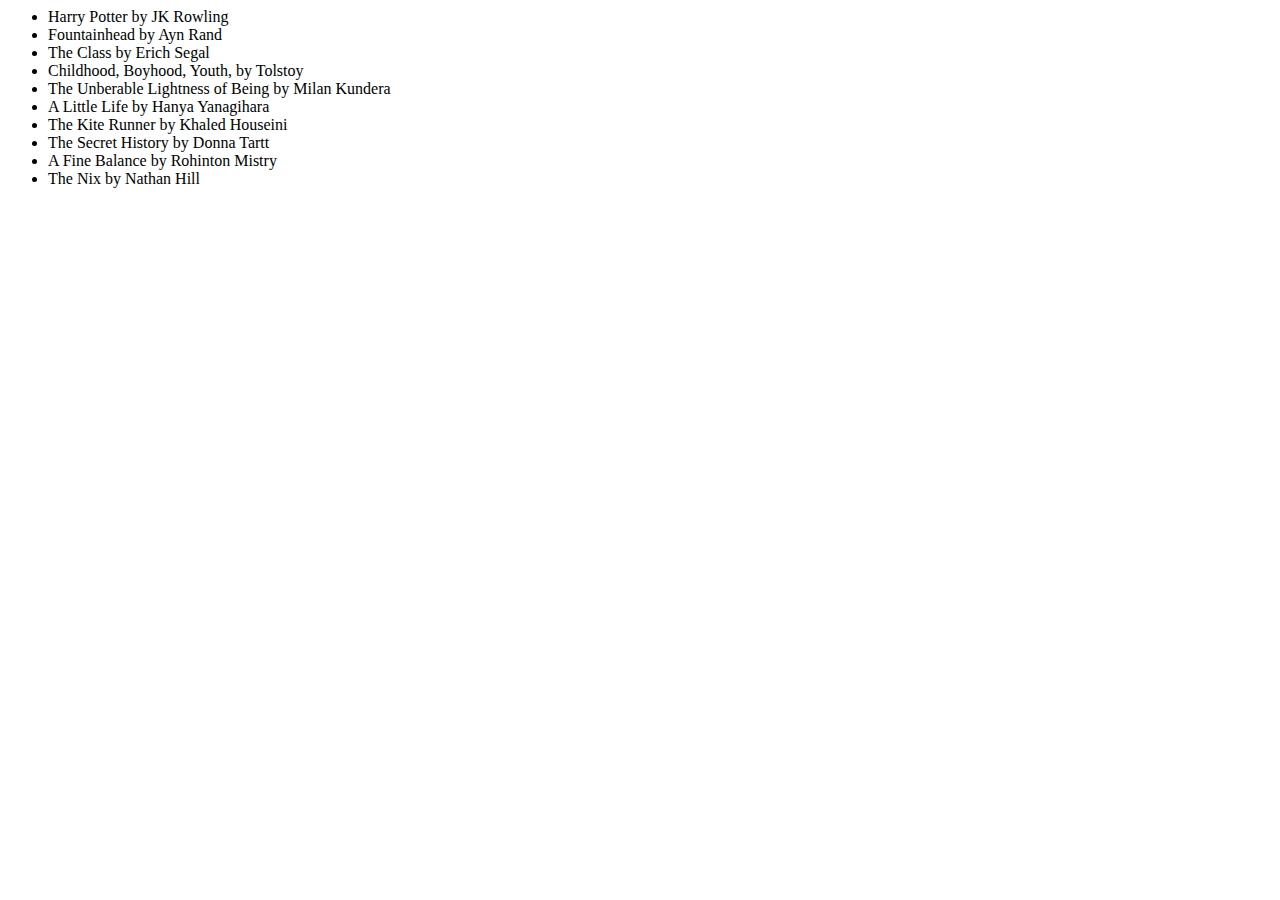
<file: recs/books.html>
<html>
<body>
	<ul>
		<li> Harry Potter by JK Rowling
		<li> Fountainhead by Ayn Rand
		<li> The Class by Erich Segal
		<li> Childhood, Boyhood, Youth, by Tolstoy	
		<li> The Unberable Lightness of Being by Milan Kundera				
		<li> A Little Life by Hanya Yanagihara
		<li> The Kite Runner by Khaled Houseini			
		<li> The Secret History by Donna Tartt
		<li> A Fine Balance by Rohinton Mistry
		<li> The Nix by Nathan Hill
	</ul>
</body>
</html>
</file>
<file: style.css>
/* Global Styles */
body {
    font-family: sans-serif;
    font-size: 20px;
    line-height: 1.6;
    color: #333;
    margin: 0;
    padding: 0;
    background-color: #fff;
}

a {
    text-decoration: none;
    color: #007bff;
    /* Standard link color, can be adjusted */
}

a:hover {
    text-decoration: underline;
}

ul {
    padding-left: 20px;
}

li {
    margin-bottom: 10px;
}

/* Container for centering content */
.container {
    max-width: 800px;
    margin: 0 auto;
    padding: 20px;
    text-align: center;
    /* Default center for this user's style */
}

/* Headings */
h1,
h2,
h3 {
    font-weight: normal;
    color: #666;
    margin-top: 20px;
    margin-bottom: 20px;
}

h3 {
    margin-top: 5%;
}

/* Paragraphs */
p {
    margin-bottom: 15px;
}

/* Specific Classes from index.html */
.bio-text {
    font-family: "Georgia", serif;
    font-style: italic;
    color: #222;
    padding: 10px;
    margin: 20px auto;
    /* Centered with margin */
    max-width: 600px;
    /* Limit width for readability */
}

.profile-image {
    width: 100px;
    height: 100px;
    border-radius: 50%;
    object-fit: cover;
}

/* Social Icons */
.social-links {
    display: flex;
    justify-content: center;
    flex-wrap: wrap;
    gap: 15px;
    /* Space between icons */
    margin: 20px 0;
}

.social-icon {
    width: 30px;
    height: 30px;
    border-radius: 50%;
    /* Make them circular if they aren't already */
    transition: transform 0.2s;
}

.social-icon:hover {
    transform: scale(1.1);
}

/* Helper Classes */
.text-center {
    text-align: center;
}

.mt-20 {
    margin-top: 20px;
}

.mb-20 {
    margin-bottom: 20px;
}

/* Mobile Adjustments */
@media (max-width: 600px) {
    body {
        font-size: 18px;
        /* Slightly smaller text on mobile */
    }

    .container {
        padding: 15px;
        width: 100%;
        box-sizing: border-box;
    }

    .bio-text {
        width: 100%;
        /* Full width on mobile */
        padding: 0 10px;
        box-sizing: border-box;
    }

    h3 {
        margin-top: 10px;
    }
}

/* Project Grid for college_projects.html */
.project-grid {
    display: grid;
    grid-template-columns: repeat(auto-fit, minmax(300px, 1fr));
    gap: 30px;
    padding: 10px;
    justify-items: center;
}

.project-item {
    width: 100%;
    max-width: 500px;
    text-align: center;
    margin-bottom: 20px;
}

.project-image {
    width: 100%;
    height: auto;
    border-radius: 8px;
    /* Optional rounded corners */
    box-shadow: 0 4px 6px rgba(0, 0, 0, 0.1);
}

.project-title {
    display: block;
    margin-top: 10px;
    font-weight: bold;
    color: #007bff;
}
</file>
